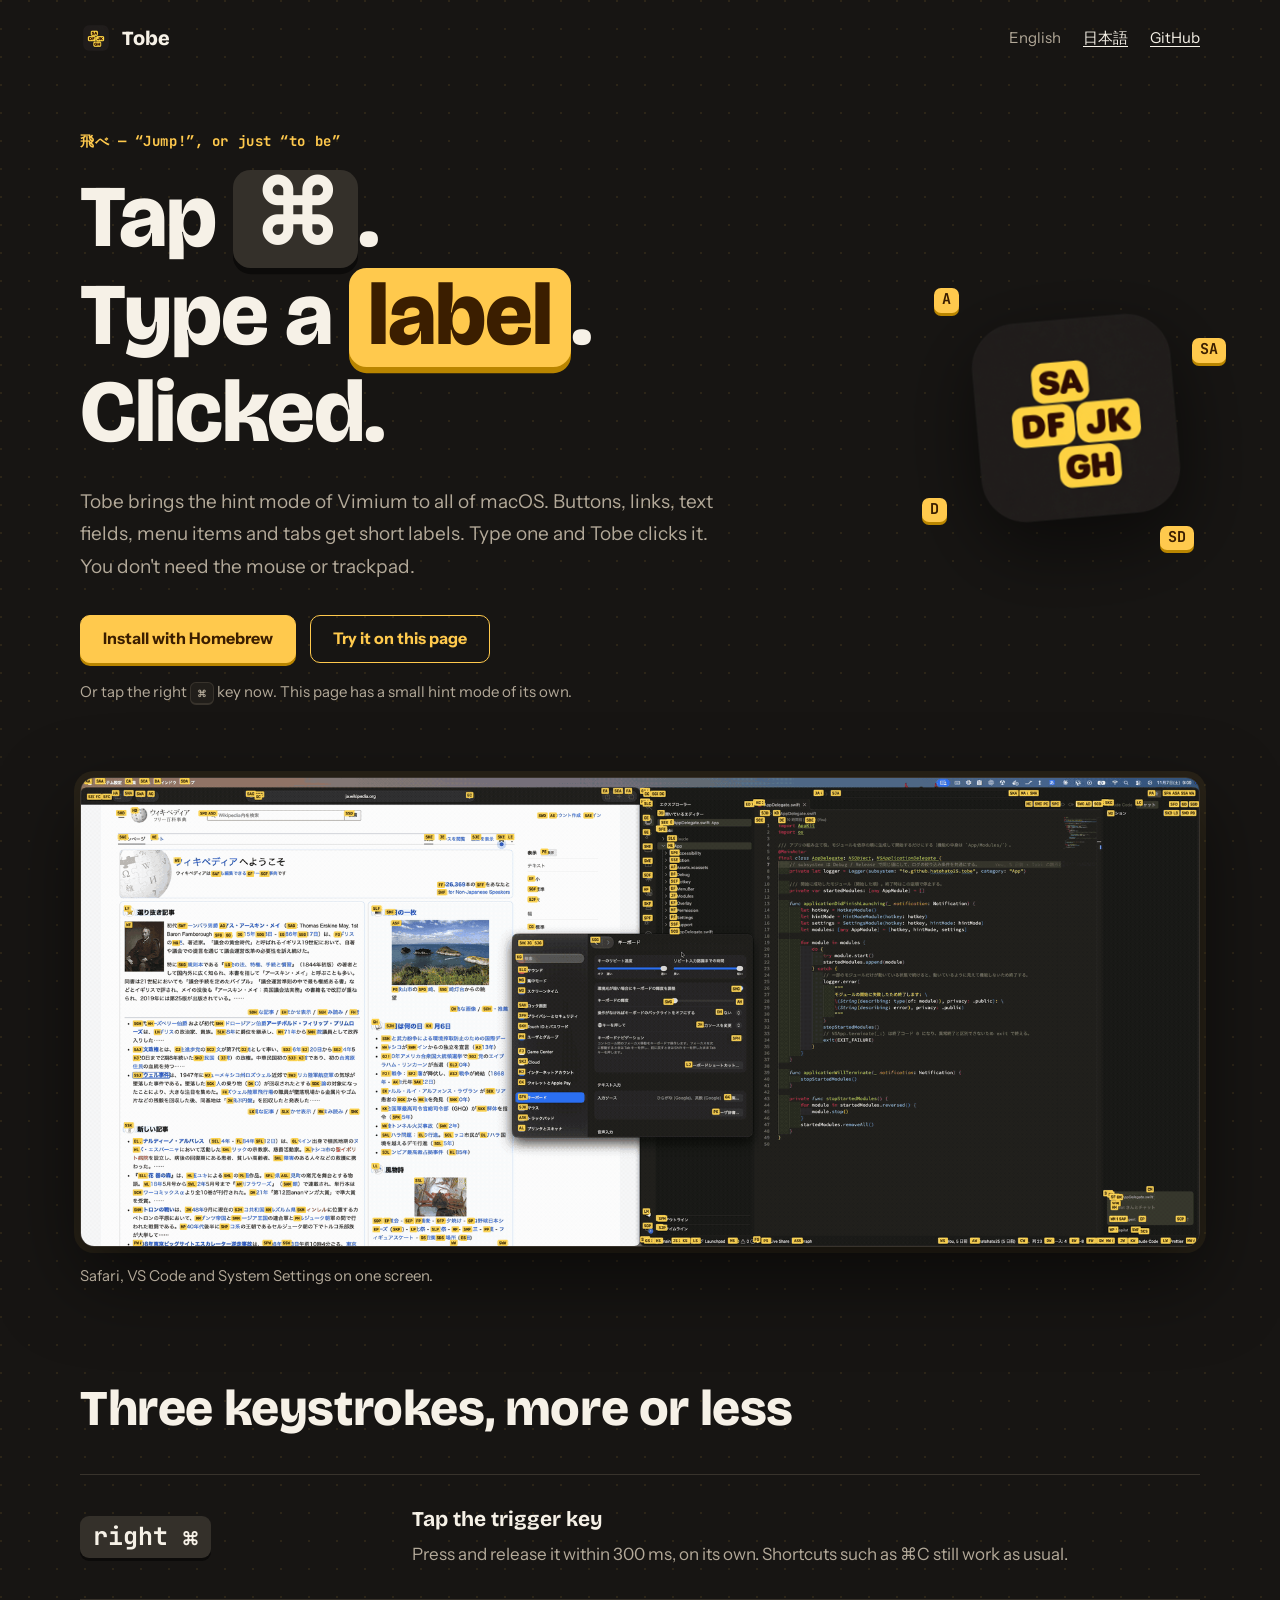
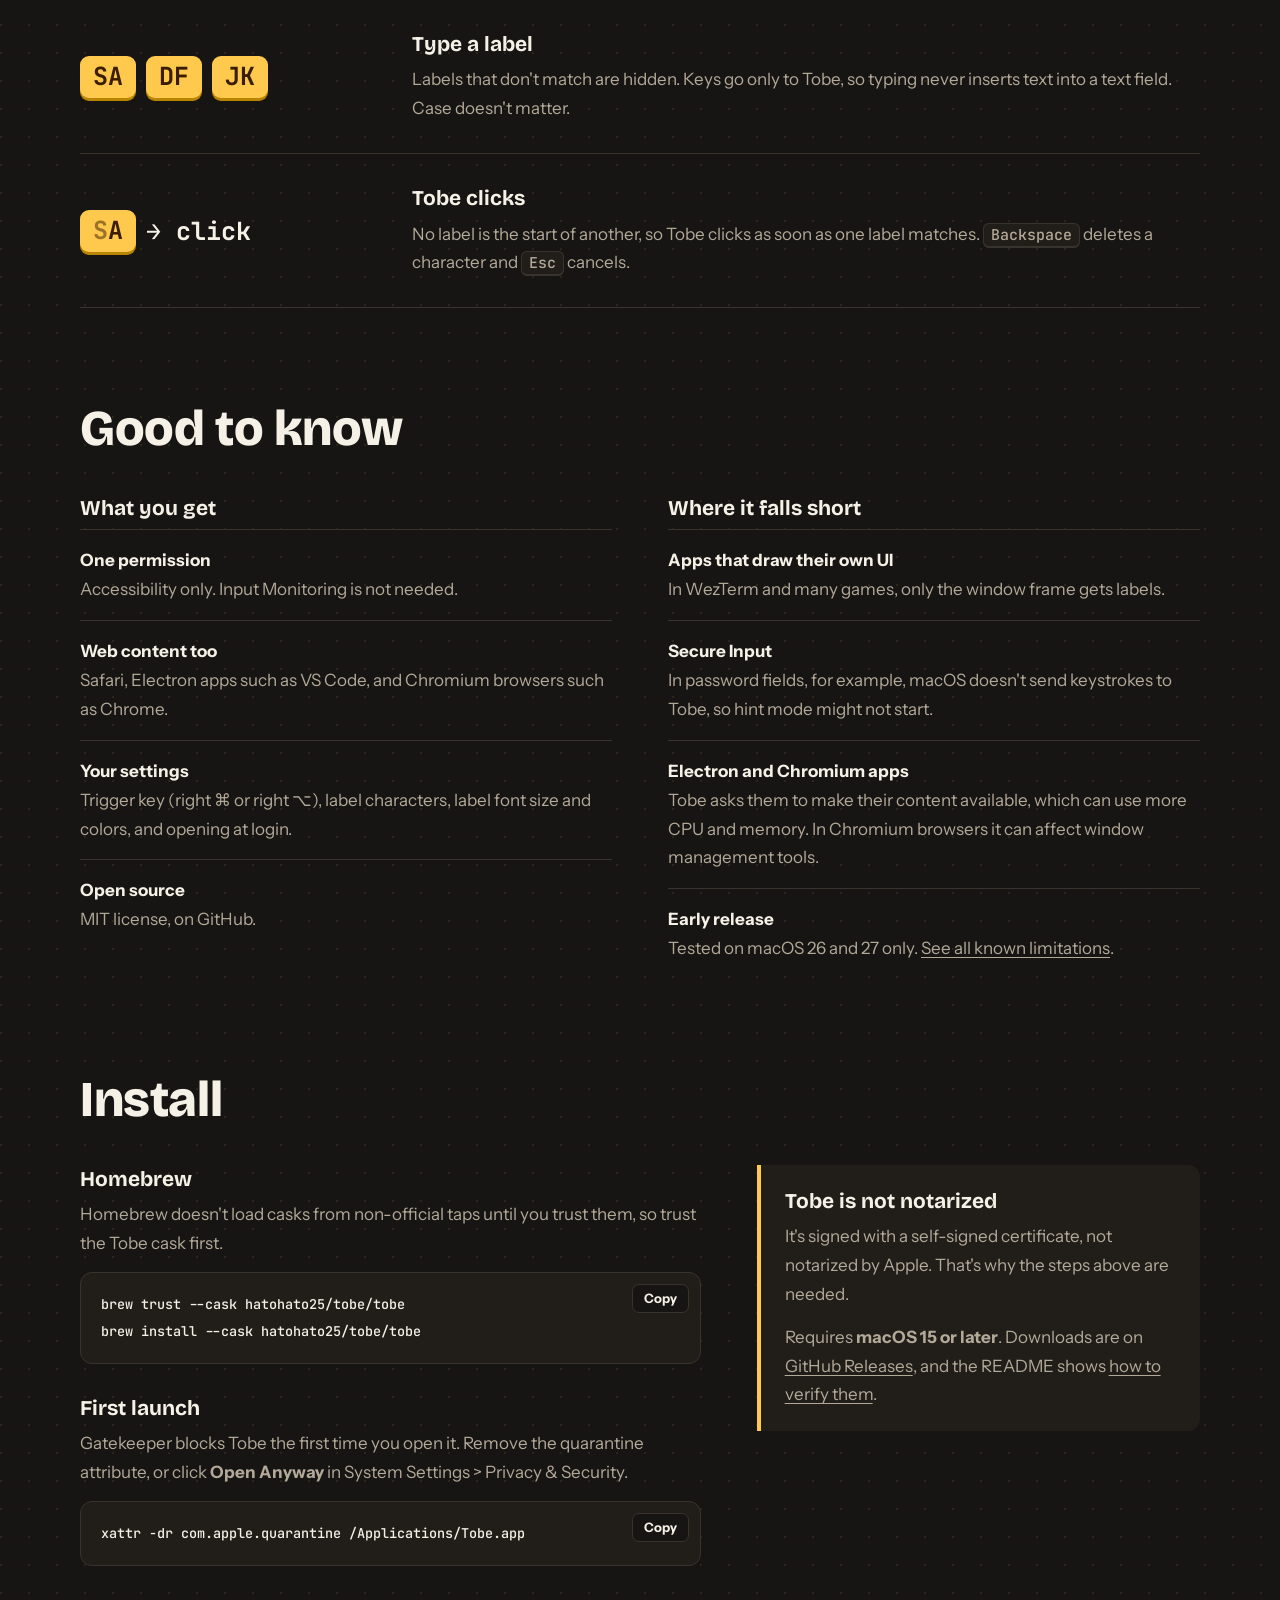
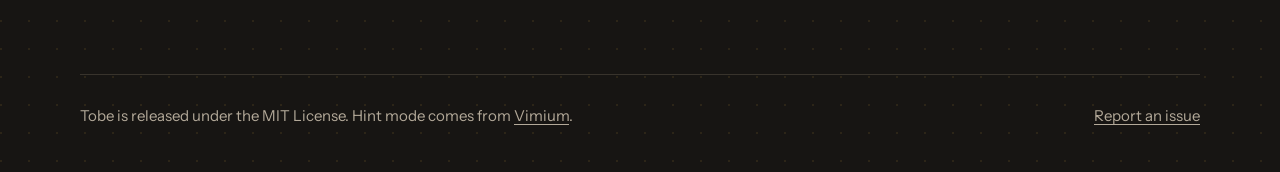
<file: docs/index.html>
<!doctype html>
<html lang="en">
<head>
  <meta charset="utf-8">
  <meta name="viewport" content="width=device-width, initial-scale=1">
  <title>Tobe — Keyboard-driven hint mode for every macOS app</title>
  <meta name="description" content="Tap the right Command key, type a short label, and Tobe clicks that element. Vimium's hint mode for all of macOS. Free and open source.">
  <link rel="canonical" href="https://hatohato25.github.io/tobe/">
  <link rel="alternate" hreflang="en" href="https://hatohato25.github.io/tobe/">
  <link rel="alternate" hreflang="ja" href="https://hatohato25.github.io/tobe/ja/">
  <meta property="og:type" content="website">
  <meta property="og:title" content="Tobe — Keyboard-driven hint mode for every macOS app">
  <meta property="og:description" content="Tap the right Command key, type a short label, and Tobe clicks that element.">
  <meta property="og:url" content="https://hatohato25.github.io/tobe/">
  <meta property="og:image" content="https://hatohato25.github.io/tobe/icon-256.png">
  <meta name="twitter:card" content="summary">
  <link rel="icon" type="image/png" href="icon-64.png">
  <link rel="preconnect" href="https://fonts.googleapis.com">
  <link rel="preconnect" href="https://fonts.gstatic.com" crossorigin>
  <link rel="stylesheet" href="https://fonts.googleapis.com/css2?family=Bricolage+Grotesque:opsz,wght@12..96,700..800&family=Instrument+Sans:wght@400;700&family=JetBrains+Mono:wght@500;700&display=swap">
  <link rel="stylesheet" href="site.css">
</head>
<body>
  <header class="wrap nav">
    <a class="brand" href="./"><img src="icon-64.png" width="32" height="32" alt="">Tobe</a>
    <nav class="nav-links" aria-label="Site">
      <span aria-current="page">English</span>
      <a href="ja/" hreflang="ja" lang="ja">日本語</a>
      <a href="https://github.com/hatohato25/tobe">GitHub</a>
    </nav>
  </header>

  <main>
    <div class="wrap hero">
      <div class="hero-text">
        <p class="eyebrow">飛べ — “Jump!”, or just “to be”</p>
        <h1>
          <span class="line">Tap <span class="cap cap-dark">⌘</span>.</span>
          <span class="line">Type a <span class="cap">label</span>.</span>
          <span class="line">Clicked.</span>
        </h1>
        <p class="lede">Tobe brings the hint mode of Vimium to all of macOS. Buttons, links, text fields, menu items and tabs get short labels. Type one and Tobe clicks it. You don't need the mouse or trackpad.</p>
        <div class="actions">
          <a class="button button-primary" href="#install">Install with Homebrew</a>
          <button class="button try" type="button" data-try>Try it on this page</button>
        </div>
        <p class="tap-hint">Or tap the right <kbd>⌘</kbd> key now. This page has a small hint mode of its own.</p>
      </div>
      <div class="mark" aria-hidden="true">
        <img src="icon-256.png" width="248" height="248" alt="">
        <span class="pop">A</span>
        <span class="pop">SA</span>
        <span class="pop">D</span>
        <span class="pop">SD</span>
      </div>
    </div>

    <figure class="demo" style="margin-block: 0">
      <img src="demo.gif" width="1720" height="720" alt="Tobe labels the clickable elements in Safari, VS Code and System Settings, and clicks the one you type">
      <figcaption>Safari, VS Code and System Settings on one screen.</figcaption>
    </figure>

    <section class="wrap" aria-labelledby="how">
      <h2 id="how">Three keystrokes, more or less</h2>
      <ol class="steps">
        <li>
          <div class="step-visual" aria-hidden="true"><span class="cap cap-dark">right ⌘</span></div>
          <div>
            <h3>Tap the trigger key</h3>
            <p>Press and release it within 300 ms, on its own. Shortcuts such as ⌘C still work as usual.</p>
          </div>
        </li>
        <li>
          <div class="step-visual" aria-hidden="true"><span class="cap">SA</span><span class="cap">DF</span><span class="cap">JK</span></div>
          <div>
            <h3>Type a label</h3>
            <p>Labels that don't match are hidden. Keys go only to Tobe, so typing never inserts text into a text field. Case doesn't matter.</p>
          </div>
        </li>
        <li>
          <div class="step-visual" aria-hidden="true"><span class="cap"><span class="typed">S</span>A</span><span>→ click</span></div>
          <div>
            <h3>Tobe clicks</h3>
            <p>No label is the start of another, so Tobe clicks as soon as one label matches. <kbd>Backspace</kbd> deletes a character and <kbd>Esc</kbd> cancels.</p>
          </div>
        </li>
      </ol>
    </section>

    <section class="wrap" aria-labelledby="details">
      <h2 id="details">Good to know</h2>
      <div class="columns">
        <div>
          <h3>What you get</h3>
          <ul class="plain-list">
            <li><strong>One permission</strong>Accessibility only. Input Monitoring is not needed.</li>
            <li><strong>Web content too</strong>Safari, Electron apps such as VS Code, and Chromium browsers such as Chrome.</li>
            <li><strong>Your settings</strong>Trigger key (right ⌘ or right ⌥), label characters, label font size and colors, and opening at login.</li>
            <li><strong>Open source</strong>MIT license, on GitHub.</li>
          </ul>
        </div>
        <div>
          <h3>Where it falls short</h3>
          <ul class="plain-list">
            <li><strong>Apps that draw their own UI</strong>In WezTerm and many games, only the window frame gets labels.</li>
            <li><strong>Secure Input</strong>In password fields, for example, macOS doesn't send keystrokes to Tobe, so hint mode might not start.</li>
            <li><strong>Electron and Chromium apps</strong>Tobe asks them to make their content available, which can use more CPU and memory. In Chromium browsers it can affect window management tools.</li>
            <li><strong>Early release</strong>Tested on macOS 26 and 27 only. <a href="https://github.com/hatohato25/tobe#known-limitations">See all known limitations</a>.</li>
          </ul>
        </div>
      </div>
    </section>

    <section class="wrap" id="install" aria-labelledby="install-title">
      <h2 id="install-title">Install</h2>
      <div class="install">
        <div>
          <h3>Homebrew</h3>
          <p>Homebrew doesn't load casks from non-official taps until you trust them, so trust the Tobe cask first.</p>
          <div class="copy-block">
            <pre class="command"><code>brew trust --cask hatohato25/tobe/tobe
brew install --cask hatohato25/tobe/tobe</code></pre>
            <button class="copy" type="button" data-done="Copied" data-failed="Failed">Copy</button>
          </div>
          <h3>First launch</h3>
          <p>Gatekeeper blocks Tobe the first time you open it. Remove the quarantine attribute, or click <strong>Open Anyway</strong> in System Settings &gt; Privacy &amp; Security.</p>
          <div class="copy-block">
            <pre class="command"><code>xattr -dr com.apple.quarantine /Applications/Tobe.app</code></pre>
            <button class="copy" type="button" data-done="Copied" data-failed="Failed">Copy</button>
          </div>
        </div>
        <aside class="note">
          <h3>Tobe is not notarized</h3>
          <p>It's signed with a self-signed certificate, not notarized by Apple. That's why the steps above are needed.</p>
          <p>Requires <strong>macOS 15 or later</strong>. Downloads are on <a href="https://github.com/hatohato25/tobe/releases">GitHub Releases</a>, and the README shows <a href="https://github.com/hatohato25/tobe#verifying-the-download">how to verify them</a>.</p>
        </aside>
      </div>
    </section>
  </main>

  <footer class="wrap footer">
    <span>Tobe is released under the MIT License. Hint mode comes from <a href="https://github.com/philc/vimium">Vimium</a>.</span>
    <a href="https://github.com/hatohato25/tobe/issues">Report an issue</a>
  </footer>

  <div class="hint-status" role="status" hidden>Type a label. <kbd>Esc</kbd> cancels.</div>
  <script src="site.js"></script>
</body>
</html>
</file>
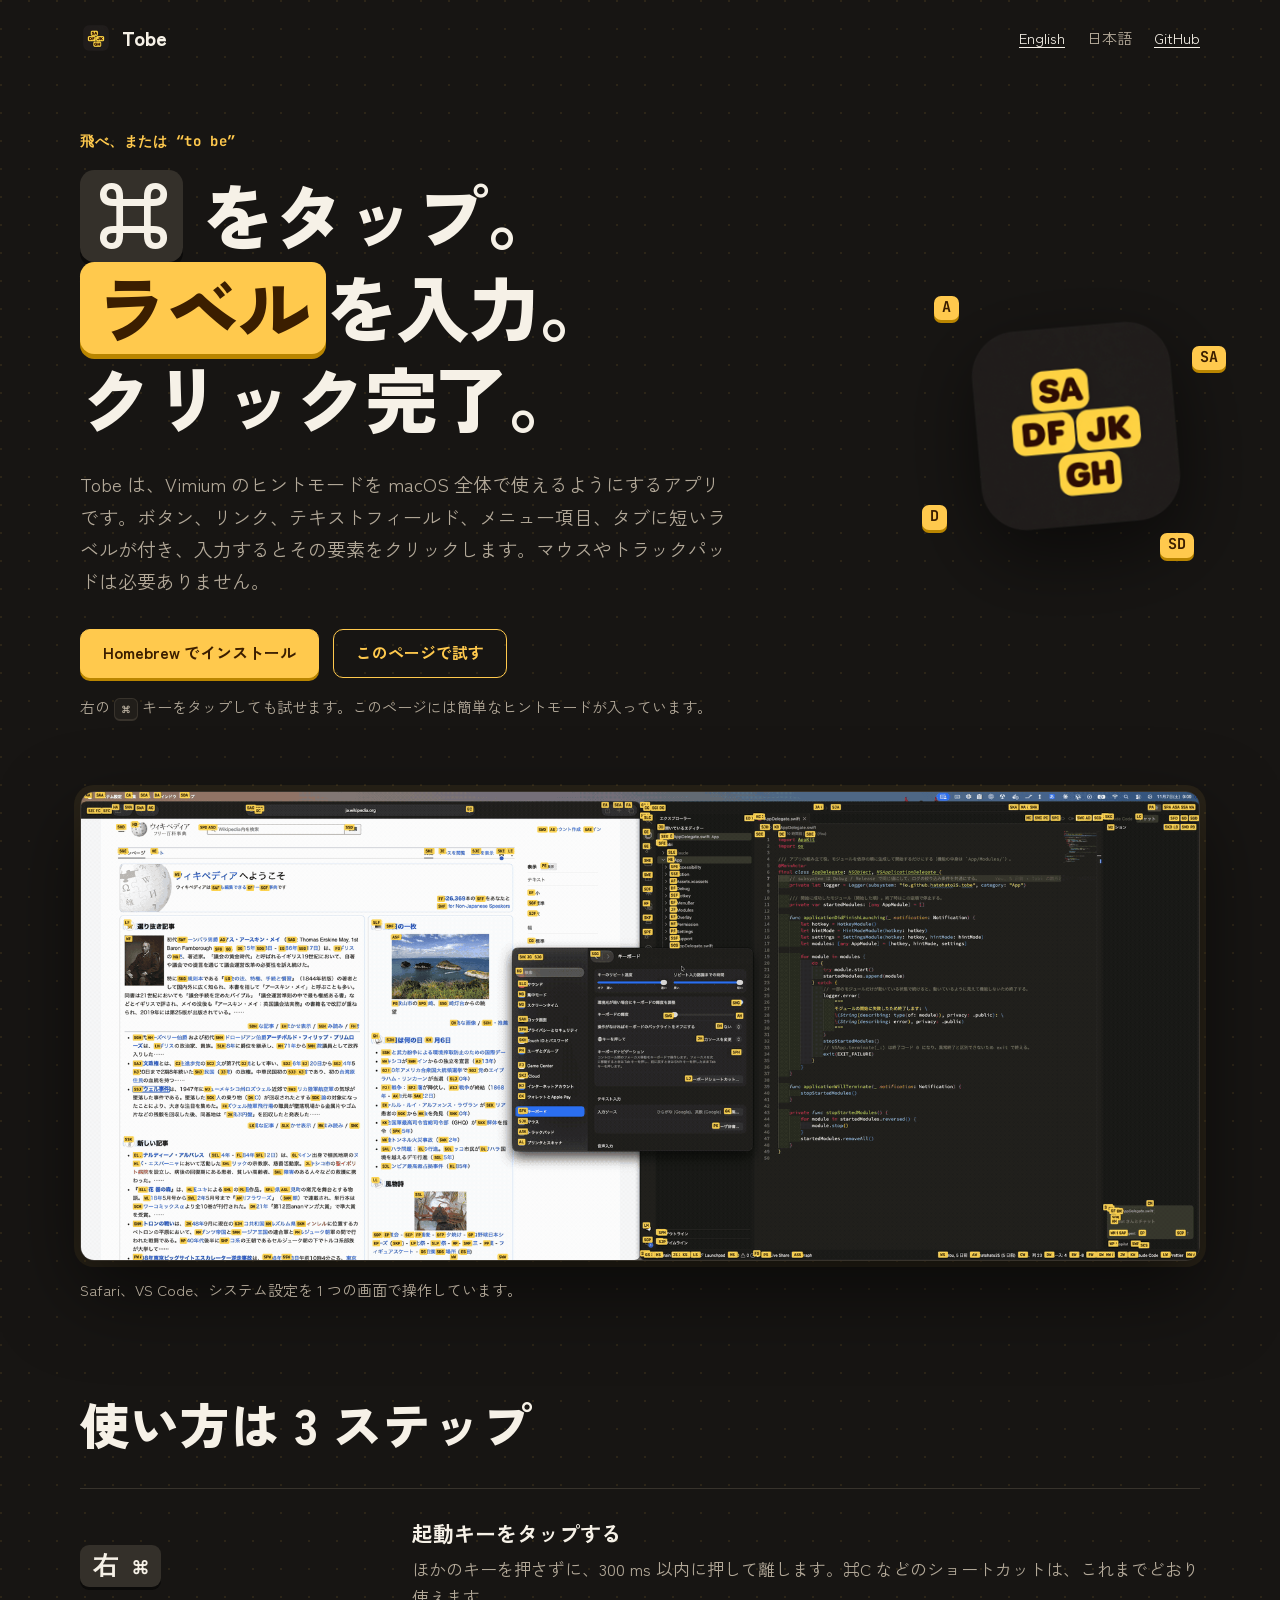
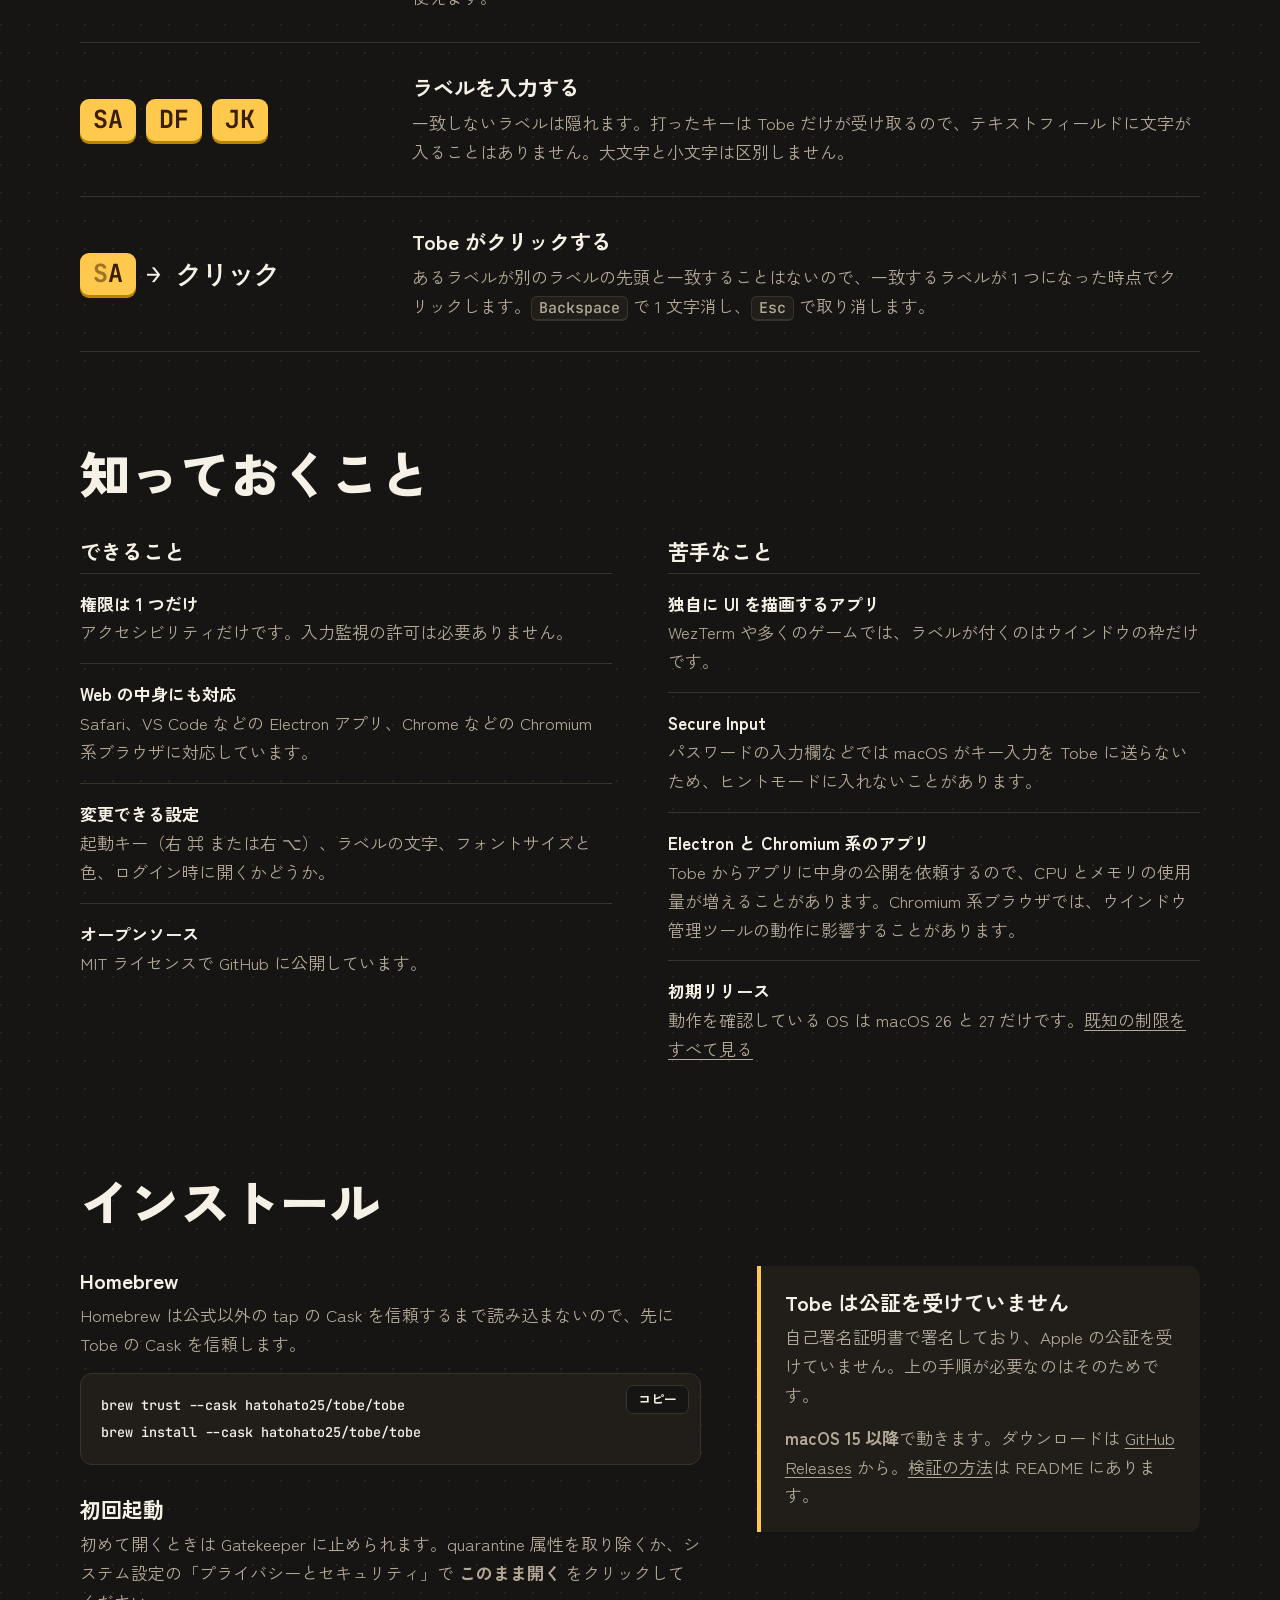
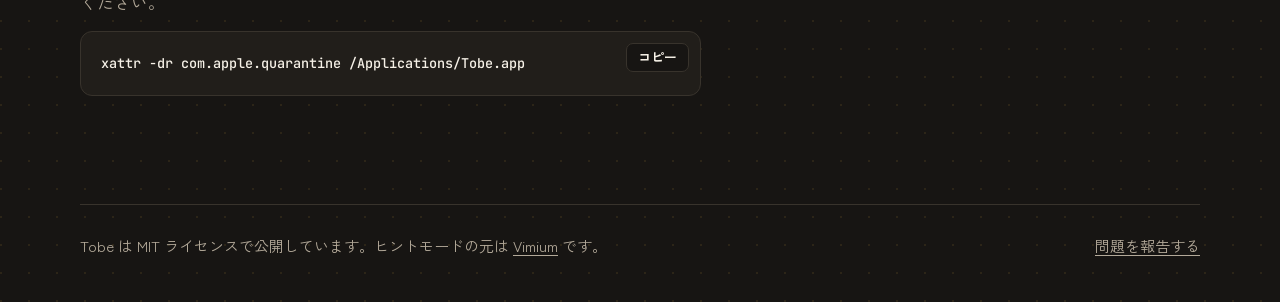
<file: docs/ja/index.html>
<!doctype html>
<html lang="ja">
<head>
  <meta charset="utf-8">
  <meta name="viewport" content="width=device-width, initial-scale=1">
  <title>Tobe — macOS 全体で使えるキーボードのヒントモード</title>
  <meta name="description" content="右コマンドキーをタップしてラベルを入力すると、Tobe がその要素をクリックします。Vimium のヒントモードを macOS 全体で。無料のオープンソースです。">
  <link rel="canonical" href="https://hatohato25.github.io/tobe/ja/">
  <link rel="alternate" hreflang="en" href="https://hatohato25.github.io/tobe/">
  <link rel="alternate" hreflang="ja" href="https://hatohato25.github.io/tobe/ja/">
  <meta property="og:type" content="website">
  <meta property="og:title" content="Tobe — macOS 全体で使えるキーボードのヒントモード">
  <meta property="og:description" content="右コマンドキーをタップしてラベルを入力すると、Tobe がその要素をクリックします。">
  <meta property="og:url" content="https://hatohato25.github.io/tobe/ja/">
  <meta property="og:image" content="https://hatohato25.github.io/tobe/icon-256.png">
  <meta name="twitter:card" content="summary">
  <link rel="icon" type="image/png" href="../icon-64.png">
  <link rel="preconnect" href="https://fonts.googleapis.com">
  <link rel="preconnect" href="https://fonts.gstatic.com" crossorigin>
  <link rel="stylesheet" href="https://fonts.googleapis.com/css2?family=Bricolage+Grotesque:opsz,wght@12..96,700..800&family=Instrument+Sans:wght@400;700&family=JetBrains+Mono:wght@500;700&family=Zen+Kaku+Gothic+New:wght@400;700;900&display=swap">
  <link rel="stylesheet" href="../site.css">
</head>
<body>
  <header class="wrap nav">
    <a class="brand" href="./"><img src="../icon-64.png" width="32" height="32" alt="">Tobe</a>
    <nav class="nav-links" aria-label="サイト">
      <a href="../" hreflang="en" lang="en">English</a>
      <span aria-current="page">日本語</span>
      <a href="https://github.com/hatohato25/tobe">GitHub</a>
    </nav>
  </header>

  <main>
    <div class="wrap hero">
      <div class="hero-text">
        <p class="eyebrow">飛べ、または “to be”</p>
        <h1>
          <span class="line"><span class="cap cap-dark">⌘</span> をタップ。</span>
          <span class="line"><span class="cap">ラベル</span>を入力。</span>
          <span class="line">クリック完了。</span>
        </h1>
        <p class="lede">Tobe は、Vimium のヒントモードを macOS 全体で使えるようにするアプリです。ボタン、リンク、テキストフィールド、メニュー項目、タブに短いラベルが付き、入力するとその要素をクリックします。マウスやトラックパッドは必要ありません。</p>
        <div class="actions">
          <a class="button button-primary" href="#install">Homebrew でインストール</a>
          <button class="button try" type="button" data-try>このページで試す</button>
        </div>
        <p class="tap-hint">右の <kbd>⌘</kbd> キーをタップしても試せます。このページには簡単なヒントモードが入っています。</p>
      </div>
      <div class="mark" aria-hidden="true">
        <img src="../icon-256.png" width="248" height="248" alt="">
        <span class="pop">A</span>
        <span class="pop">SA</span>
        <span class="pop">D</span>
        <span class="pop">SD</span>
      </div>
    </div>

    <figure class="demo" style="margin-block: 0">
      <img src="../demo.gif" width="1720" height="720" alt="Safari、VS Code、システム設定のクリックできる要素に Tobe がラベルを付け、入力したラベルの要素をクリックする様子">
      <figcaption>Safari、VS Code、システム設定を 1 つの画面で操作しています。</figcaption>
    </figure>

    <section class="wrap" aria-labelledby="how">
      <h2 id="how">使い方は 3 ステップ</h2>
      <ol class="steps">
        <li>
          <div class="step-visual" aria-hidden="true"><span class="cap cap-dark">右 ⌘</span></div>
          <div>
            <h3>起動キーをタップする</h3>
            <p>ほかのキーを押さずに、300 ms 以内に押して離します。⌘C などのショートカットは、これまでどおり使えます。</p>
          </div>
        </li>
        <li>
          <div class="step-visual" aria-hidden="true"><span class="cap">SA</span><span class="cap">DF</span><span class="cap">JK</span></div>
          <div>
            <h3>ラベルを入力する</h3>
            <p>一致しないラベルは隠れます。打ったキーは Tobe だけが受け取るので、テキストフィールドに文字が入ることはありません。大文字と小文字は区別しません。</p>
          </div>
        </li>
        <li>
          <div class="step-visual" aria-hidden="true"><span class="cap"><span class="typed">S</span>A</span><span>→ クリック</span></div>
          <div>
            <h3>Tobe がクリックする</h3>
            <p>あるラベルが別のラベルの先頭と一致することはないので、一致するラベルが 1 つになった時点でクリックします。<kbd>Backspace</kbd> で 1 文字消し、<kbd>Esc</kbd> で取り消します。</p>
          </div>
        </li>
      </ol>
    </section>

    <section class="wrap" aria-labelledby="details">
      <h2 id="details">知っておくこと</h2>
      <div class="columns">
        <div>
          <h3>できること</h3>
          <ul class="plain-list">
            <li><strong>権限は 1 つだけ</strong>アクセシビリティだけです。入力監視の許可は必要ありません。</li>
            <li><strong>Web の中身にも対応</strong>Safari、VS Code などの Electron アプリ、Chrome などの Chromium 系ブラウザに対応しています。</li>
            <li><strong>変更できる設定</strong>起動キー（右 ⌘ または右 ⌥）、ラベルの文字、フォントサイズと色、ログイン時に開くかどうか。</li>
            <li><strong>オープンソース</strong>MIT ライセンスで GitHub に公開しています。</li>
          </ul>
        </div>
        <div>
          <h3>苦手なこと</h3>
          <ul class="plain-list">
            <li><strong>独自に UI を描画するアプリ</strong>WezTerm や多くのゲームでは、ラベルが付くのはウインドウの枠だけです。</li>
            <li><strong>Secure Input</strong>パスワードの入力欄などでは macOS がキー入力を Tobe に送らないため、ヒントモードに入れないことがあります。</li>
            <li><strong>Electron と Chromium 系のアプリ</strong>Tobe からアプリに中身の公開を依頼するので、CPU とメモリの使用量が増えることがあります。Chromium 系ブラウザでは、ウインドウ管理ツールの動作に影響することがあります。</li>
            <li><strong>初期リリース</strong>動作を確認している OS は macOS 26 と 27 だけです。<a href="https://github.com/hatohato25/tobe/blob/main/README.ja.md#既知の制限">既知の制限をすべて見る</a></li>
          </ul>
        </div>
      </div>
    </section>

    <section class="wrap" id="install" aria-labelledby="install-title">
      <h2 id="install-title">インストール</h2>
      <div class="install">
        <div>
          <h3>Homebrew</h3>
          <p>Homebrew は公式以外の tap の Cask を信頼するまで読み込まないので、先に Tobe の Cask を信頼します。</p>
          <div class="copy-block">
            <pre class="command"><code>brew trust --cask hatohato25/tobe/tobe
brew install --cask hatohato25/tobe/tobe</code></pre>
            <button class="copy" type="button" data-done="コピー済み" data-failed="失敗">コピー</button>
          </div>
          <h3>初回起動</h3>
          <p>初めて開くときは Gatekeeper に止められます。quarantine 属性を取り除くか、システム設定の「プライバシーとセキュリティ」で <strong>このまま開く</strong> をクリックしてください。</p>
          <div class="copy-block">
            <pre class="command"><code>xattr -dr com.apple.quarantine /Applications/Tobe.app</code></pre>
            <button class="copy" type="button" data-done="コピー済み" data-failed="失敗">コピー</button>
          </div>
        </div>
        <aside class="note">
          <h3>Tobe は公証を受けていません</h3>
          <p>自己署名証明書で署名しており、Apple の公証を受けていません。上の手順が必要なのはそのためです。</p>
          <p><strong>macOS 15 以降</strong>で動きます。ダウンロードは <a href="https://github.com/hatohato25/tobe/releases">GitHub Releases</a> から。<a href="https://github.com/hatohato25/tobe/blob/main/README.ja.md#ダウンロードしたファイルの検証">検証の方法</a>は README にあります。</p>
        </aside>
      </div>
    </section>
  </main>

  <footer class="wrap footer">
    <span>Tobe は MIT ライセンスで公開しています。ヒントモードの元は <a href="https://github.com/philc/vimium">Vimium</a> です。</span>
    <a href="https://github.com/hatohato25/tobe/issues">問題を報告する</a>
  </footer>

  <div class="hint-status" role="status" hidden>ラベルを入力してください。<kbd>Esc</kbd> で取り消します。</div>
  <script src="../site.js"></script>
</body>
</html>
</file>
<file: docs/site.css>
:root {
  --bg: #171513;
  --panel: #211e1a;
  --line: #38332c;
  --ink: #f6f1e7;
  --muted: #b3a999;
  --yellow: #ffc94d;
  --on-yellow: #3b1e00;
  --display: "Bricolage Grotesque", "Zen Kaku Gothic New", sans-serif;
  --body: "Instrument Sans", "Zen Kaku Gothic New", sans-serif;
  --mono: "JetBrains Mono", ui-monospace, monospace;
  --page: min(1120px, calc(100vw - 48px));
}

html[lang="ja"] {
  --display: "Zen Kaku Gothic New", "Bricolage Grotesque", sans-serif;
  --body: "Zen Kaku Gothic New", "Instrument Sans", sans-serif;
}

* { box-sizing: border-box; }

html { scroll-behavior: smooth; }

body {
  margin: 0;
  background:
    radial-gradient(circle at 1px 1px, rgb(255 201 77 / 9%) 1px, transparent 0) 0 0 / 28px 28px,
    var(--bg);
  color: var(--ink);
  font: 400 17px/1.7 var(--body);
  -webkit-font-smoothing: antialiased;
}

html[lang="ja"] body { line-break: strict; }
html[lang="ja"] :is(h1, h2, h3) { font-feature-settings: "palt"; }

a { color: inherit; text-underline-offset: 3px; }
a:hover { color: var(--yellow); }

:focus-visible { outline: 2px solid var(--yellow); outline-offset: 3px; }

code { font-family: var(--mono); font-size: .9em; }

.wrap { width: var(--page); margin-inline: auto; }

/* ---- Navigation ---- */
.nav {
  display: flex;
  align-items: center;
  justify-content: space-between;
  gap: 24px;
  padding-block: 22px;
  font-size: 15px;
}

.brand {
  display: inline-flex;
  align-items: center;
  gap: 10px;
  font: 800 20px/1 var(--display);
  text-decoration: none;
}

.brand img { display: block; }

.nav-links { display: flex; align-items: center; gap: 22px; }
.nav-links span[aria-current] { color: var(--muted); }

/* ---- Hero ---- */
.hero {
  display: grid;
  grid-template-columns: minmax(0, 1fr) auto;
  align-items: center;
  gap: 56px;
  padding-block: 56px 72px;
}

.eyebrow {
  margin: 0 0 18px;
  color: var(--yellow);
  font: 700 14px/1.4 var(--mono);
  letter-spacing: .04em;
}

h1 {
  margin: 0;
  font: 800 clamp(46px, 7.4vw, 88px)/1.04 var(--display);
  letter-spacing: -.012em;
}

html[lang="ja"] h1 {
  font-size: clamp(38px, 6.2vw, 72px);
  font-weight: 900;
  line-height: 1.2;
  letter-spacing: -.01em;
}

h1 .line { display: block; }

.cap {
  display: inline-block;
  padding: .02em .22em .06em;
  border-radius: .2em;
  background: var(--yellow);
  color: var(--on-yellow);
  box-shadow: 0 .07em 0 #b98500;
}

.cap-dark {
  background: #34302a;
  color: var(--ink);
  box-shadow: 0 .07em 0 #0c0b0a;
}

.lede {
  max-width: 34em;
  margin: 28px 0 32px;
  color: var(--muted);
  font-size: 19px;
}

.actions { display: flex; flex-wrap: wrap; gap: 14px; }

.button {
  display: inline-flex;
  align-items: center;
  padding: 13px 22px 14px;
  border: 1px solid var(--yellow);
  border-radius: 10px;
  background: transparent;
  color: var(--yellow);
  font: 700 16px/1.2 var(--body);
  text-decoration: none;
  cursor: pointer;
  transition: transform .12s ease, background-color .12s ease;
}

.button:hover { transform: translateY(-2px); color: var(--yellow); background: rgb(255 201 77 / 10%); }

.button-primary {
  background: var(--yellow);
  color: var(--on-yellow);
  box-shadow: 0 3px 0 #b98500;
}

.button-primary:hover { color: var(--on-yellow); background: #ffd56f; }

.tap-hint { margin: 16px 0 0; color: var(--muted); font-size: 15px; }

kbd {
  padding: 1px 7px 2px;
  border: 1px solid var(--line);
  border-bottom-width: 2px;
  border-radius: 6px;
  background: var(--panel);
  font: 500 .88em/1 var(--mono);
}

.mark { position: relative; width: 248px; height: 248px; }
.mark img { display: block; rotate: -5deg; filter: drop-shadow(0 26px 40px rgb(0 0 0 / 55%)); }

.pop {
  position: absolute;
  padding: 2px 8px 3px;
  border-radius: 7px;
  background: var(--yellow);
  color: var(--on-yellow);
  font: 700 15px/1.3 var(--mono);
  box-shadow: 0 3px 0 #b98500;
  animation: pop .22s cubic-bezier(.2, 1.6, .4, 1) backwards;
}

.pop:nth-of-type(1) { top: -6px; left: -18px; animation-delay: .35s; }
.pop:nth-of-type(2) { top: 44px; right: -26px; animation-delay: .43s; }
.pop:nth-of-type(3) { bottom: 20px; left: -30px; animation-delay: .51s; }
.pop:nth-of-type(4) { right: 6px; bottom: -8px; animation-delay: .59s; }

@keyframes pop {
  from { opacity: 0; transform: scale(.4); }
}

@keyframes rise {
  from { opacity: 0; transform: translateY(14px); }
}

.hero-text > * { animation: rise .5s cubic-bezier(.2, .8, .2, 1) backwards; }
.hero-text > :nth-child(2) { animation-delay: .06s; }
.hero-text > :nth-child(3) { animation-delay: .12s; }
.hero-text > :nth-child(4) { animation-delay: .18s; }
.hero-text > :nth-child(5) { animation-delay: .24s; }

/* ---- Demo ---- */
.demo {
  width: var(--page);
  margin: 0 auto;
}

.demo img {
  display: block;
  width: 100%;
  height: auto;
  border: 1px solid var(--line);
  border-radius: 14px;
  box-shadow: 0 30px 80px rgb(0 0 0 / 55%), 0 0 0 6px rgb(255 201 77 / 8%);
}

.demo figcaption {
  margin-top: 16px;
  color: var(--muted);
  font-size: 15px;
}

/* ---- Sections ---- */
section { padding-block: 92px 0; }

h2 {
  margin: 0 0 36px;
  font: 800 clamp(32px, 4.4vw, 50px)/1.15 var(--display);
  letter-spacing: -.008em;
}

html[lang="ja"] h2 { font-weight: 900; letter-spacing: 0; }

h3 { margin: 0 0 6px; font: 700 21px/1.4 var(--display); }

/* Steps */
.steps { margin: 0; padding: 0; list-style: none; border-top: 1px solid var(--line); }

.steps li {
  display: grid;
  grid-template-columns: 300px minmax(0, 1fr);
  align-items: center;
  gap: 32px;
  padding-block: 30px;
  border-bottom: 1px solid var(--line);
}

.steps p { margin: 0; color: var(--muted); }

.step-visual {
  display: flex;
  flex-wrap: wrap;
  align-items: center;
  gap: 10px;
  font: 700 25px/1.2 var(--mono);
}

.step-visual .cap { box-shadow: 0 3px 0 #b98500; border-radius: 9px; padding: 5px 13px 7px; }
.step-visual .cap-dark { box-shadow: 0 3px 0 #0c0b0a; }
.step-visual .dim { opacity: .55; }
.step-visual .typed { opacity: .5; }

/* Details */
.columns { display: grid; grid-template-columns: repeat(2, minmax(0, 1fr)); gap: 56px; }

.plain-list { margin: 0; padding: 0; list-style: none; }
.plain-list li { padding-block: 16px; border-top: 1px solid var(--line); color: var(--muted); }
.plain-list strong { display: block; color: var(--ink); font-weight: 700; }

/* Install */
.install { display: grid; grid-template-columns: minmax(0, 7fr) minmax(0, 5fr); gap: 56px; align-items: start; }
.install p { margin: 0 0 14px; color: var(--muted); }
.install h3 { margin-top: 30px; }
.install h3:first-child { margin-top: 0; }

.command {
  position: relative;
  margin: 0 0 12px;
  padding: 18px 92px 18px 20px;
  overflow-x: auto;
  border: 1px solid var(--line);
  border-radius: 12px;
  background: var(--panel);
  font: 500 15px/1.8 var(--mono);
}

.copy-block { position: relative; }

.copy {
  position: absolute;
  top: 12px;
  right: 12px;
  padding: 4px 11px 5px;
  border: 1px solid var(--line);
  border-radius: 7px;
  background: var(--bg);
  color: var(--ink);
  font: 700 13px/1.4 var(--body);
  cursor: pointer;
}

.copy:hover { border-color: var(--yellow); color: var(--yellow); }

.note {
  padding: 22px 24px;
  border-left: 4px solid var(--yellow);
  border-radius: 0 12px 12px 0;
  background: var(--panel);
}

.note p:last-child { margin-bottom: 0; }

/* Footer */
.footer {
  display: flex;
  flex-wrap: wrap;
  justify-content: space-between;
  gap: 12px 32px;
  margin-top: 96px;
  padding-block: 28px 44px;
  border-top: 1px solid var(--line);
  color: var(--muted);
  font-size: 15px;
}

/* ---- Hint mode on this page ---- */
.hint-layer { position: fixed; inset: 0; z-index: 10; pointer-events: none; }

.hint {
  position: absolute;
  padding: 1px 6px 2px;
  border-radius: 5px;
  background: var(--yellow);
  color: var(--on-yellow);
  font: 700 13px/1.3 var(--mono);
  text-transform: uppercase;
  box-shadow: 0 2px 8px rgb(0 0 0 / 55%);
}

.hint .typed { opacity: .45; }
.hint[hidden] { display: none; }

.hint-status {
  position: fixed;
  bottom: 20px;
  left: 50%;
  z-index: 11;
  max-width: calc(100vw - 32px);
  padding: 9px 16px 10px;
  translate: -50% 0;
  border: 1px solid var(--yellow);
  border-radius: 10px;
  background: var(--bg);
  font-size: 15px;
}

.hint-status[hidden] { display: none; }

/* ---- Responsive ---- */
@media (width <= 860px) {
  .hero { grid-template-columns: minmax(0, 1fr); gap: 32px; padding-block: 28px 56px; }
  .mark { order: -1; width: 112px; height: 112px; }
  .mark img { width: 112px; height: 112px; }
  .pop { display: none; }
  .steps li { grid-template-columns: minmax(0, 1fr); gap: 14px; }
  .columns, .install { grid-template-columns: minmax(0, 1fr); gap: 36px; }
  section { padding-block-start: 68px; }
}

/* Hint mode needs a keyboard. */
@media (hover: none) {
  .try, .tap-hint { display: none; }
}

@media (prefers-reduced-motion: reduce) {
  html { scroll-behavior: auto; }
  *, *::before, *::after { animation: none !important; transition: none !important; }
}
</file>
